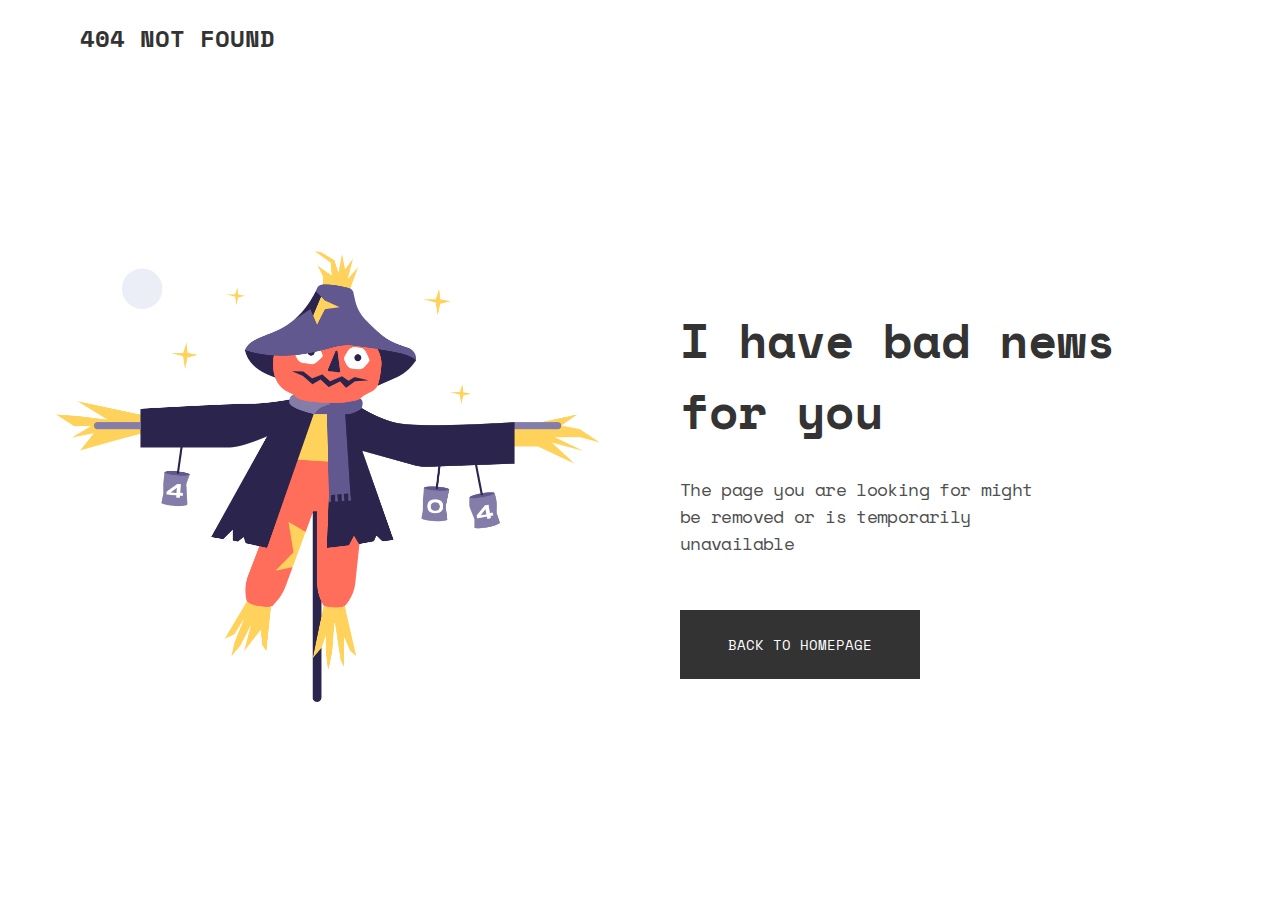
<file: 404-not-found/index.html>
<!DOCTYPE html>
<html lang="en">
  <head>
    <meta charset="utf-8" />
    <meta
      name="viewport"
      content="width=device-width, initial-scale=1,
  maximum-scale=5"
    />

    <link rel="icon" href="devchallenges.png" />

    <link
      rel="shortcut icon"
      type="image/x-icon"
      href="https://devchallenges.io/"
    />

    <link
      href="https://fonts.googleapis.com/css2?family=Space+Mono:wght@400;500;700&display=swap"
      rel="stylesheet"
    />
    <link rel="stylesheet" href="style.css" />
    <title>Devchallenges</title>
  </head>
  <body>
    <div class="container">
      <header>
        <a href="#" class="logo">404 NOT FOUND</a>
      </header>
      <main>
        <div class="hero__img">
          <img src="./Scarecrow.png" alt="Scarecrow" />
        </div>
        <div class="hero__text">
          <h1>I have bad news for you</h1>
          <p>
            The page you are looking for might be removed or is temporarily
            unavailable
          </p>
          <a href="#" class="btn">Back To Homepage</a>
        </div>
      </main>
    </div>
  </body>
</html>
</file>
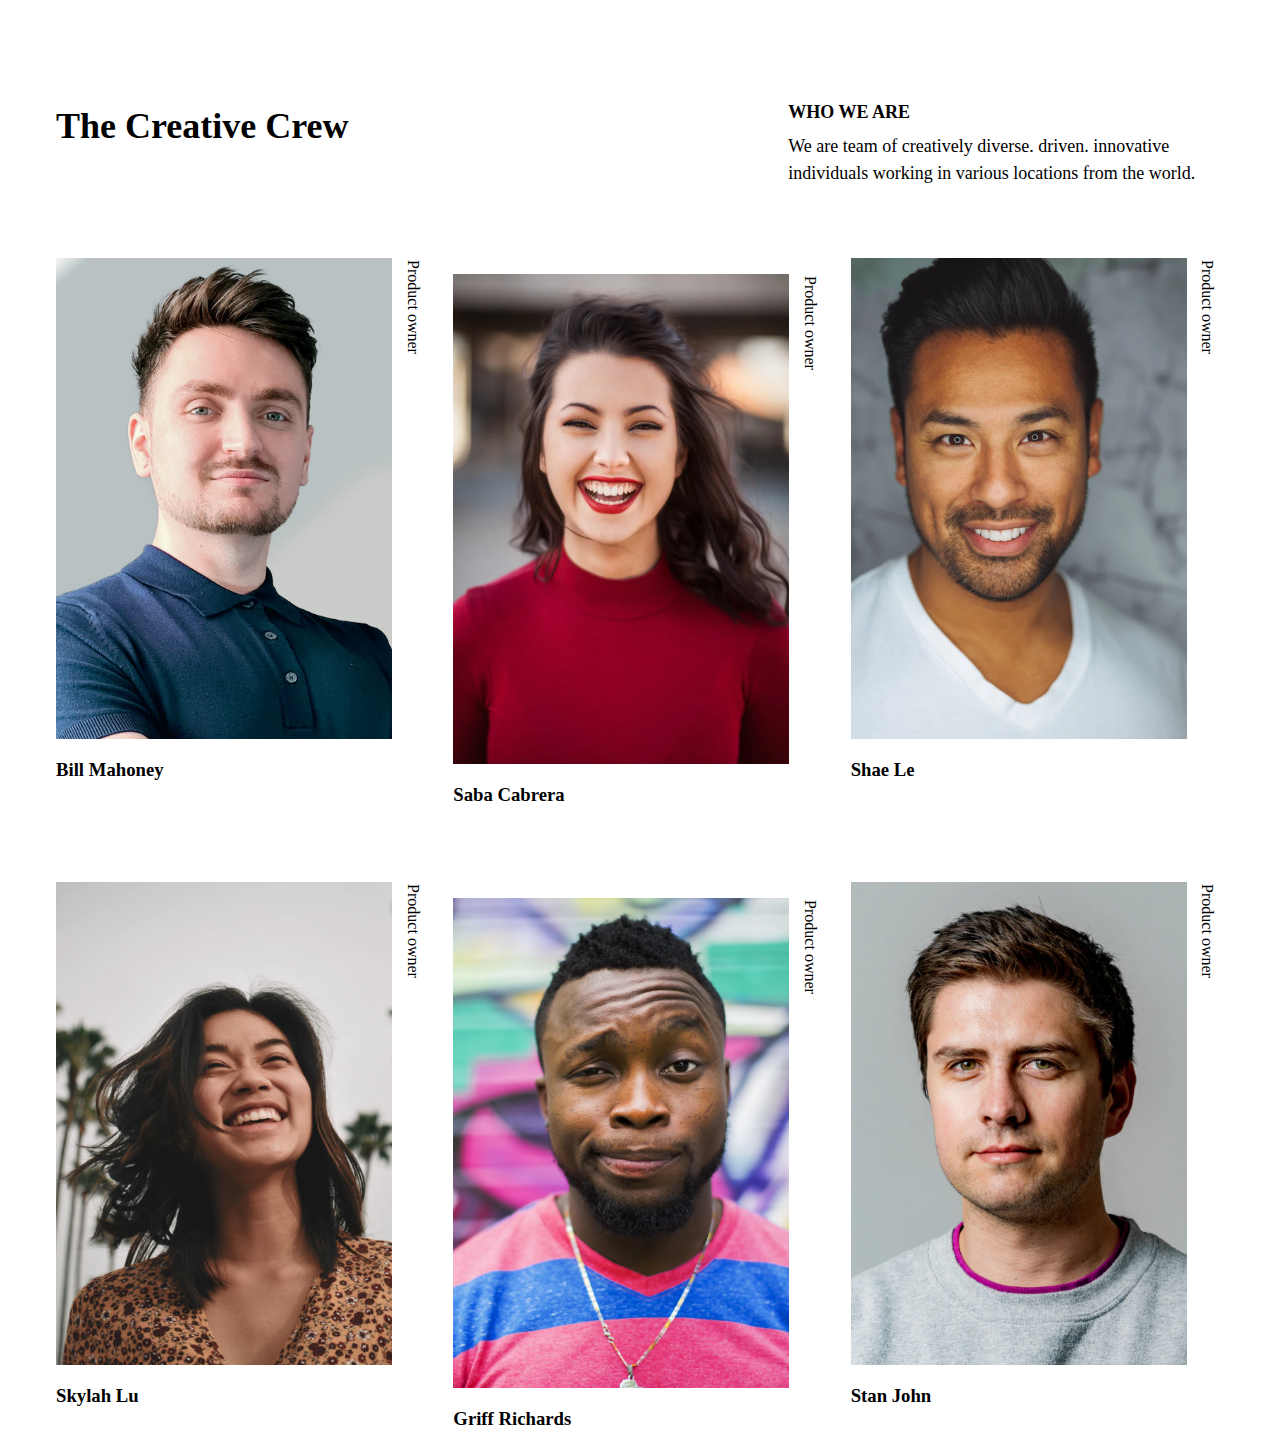
<file: my-team/index.html>
<!DOCTYPE html>
<html lang="en">
  <head>
    <meta charset="utf-8" />
    <meta
      name="viewport"
      content="width=device-width, initial-scale=1,
  maximum-scale=5"
    />

    <link rel="icon" href="devchallenges.png" />

    <link
      rel="shortcut icon"
      type="image/x-icon"
      href="https://devchallenges.io/"
    />

    <link
      href="https://fonts.googleapis.com/css2?family=PT_Serif:wght@400;500;700&display=swap"
      rel="stylesheet"
    />
    <link rel="stylesheet" href="style.css" />
    <title>My Team</title>
  </head>
  <body>
    <div class="container">
      <header>
        <h1>The Creative Crew</h1>
        <div>
          <h2>Who we are</h2>
          <p>
            We are team of creatively diverse. driven. innovative individuals
            working in various locations from the world.
          </p>
        </div>
      </header>
      <main>
        <div class="img-wrapper">
          <img src="./imgs/photo1.png" alt="Photo1" />
          <h3>Bill Mahoney</h3>
          <p class="position">Product owner</p>
        </div>
        <div class="img-wrapper">
          <img src="./imgs/photo2.png" alt="Photo2" />
          <h3>Saba Cabrera</h3>
          <p class="position">Product owner</p>
        </div>
        <div class="img-wrapper">
          <img src="./imgs/photo3.png" alt="Photo3" />
          <h3>Shae Le</h3>
          <p class="position">Product owner</p>
        </div>
        <div class="img-wrapper">
          <img src="./imgs/photo4.png" alt="Photo4" />
          <h3>Skylah Lu</h3>
          <p class="position">Product owner</p>
        </div>
        <div class="img-wrapper">
          <img src="./imgs/photo5.png" alt="Photo5" />
          <h3>Griff Richards</h3>
          <p class="position">Product owner</p>
        </div>
        <div class="img-wrapper">
          <img src="./imgs/photo6.png" alt="Photo6" />
          <h3>Stan John</h3>
          <p class="position">Product owner</p>
        </div>
      </main>
    </div>
  </body>
</html>
</file>
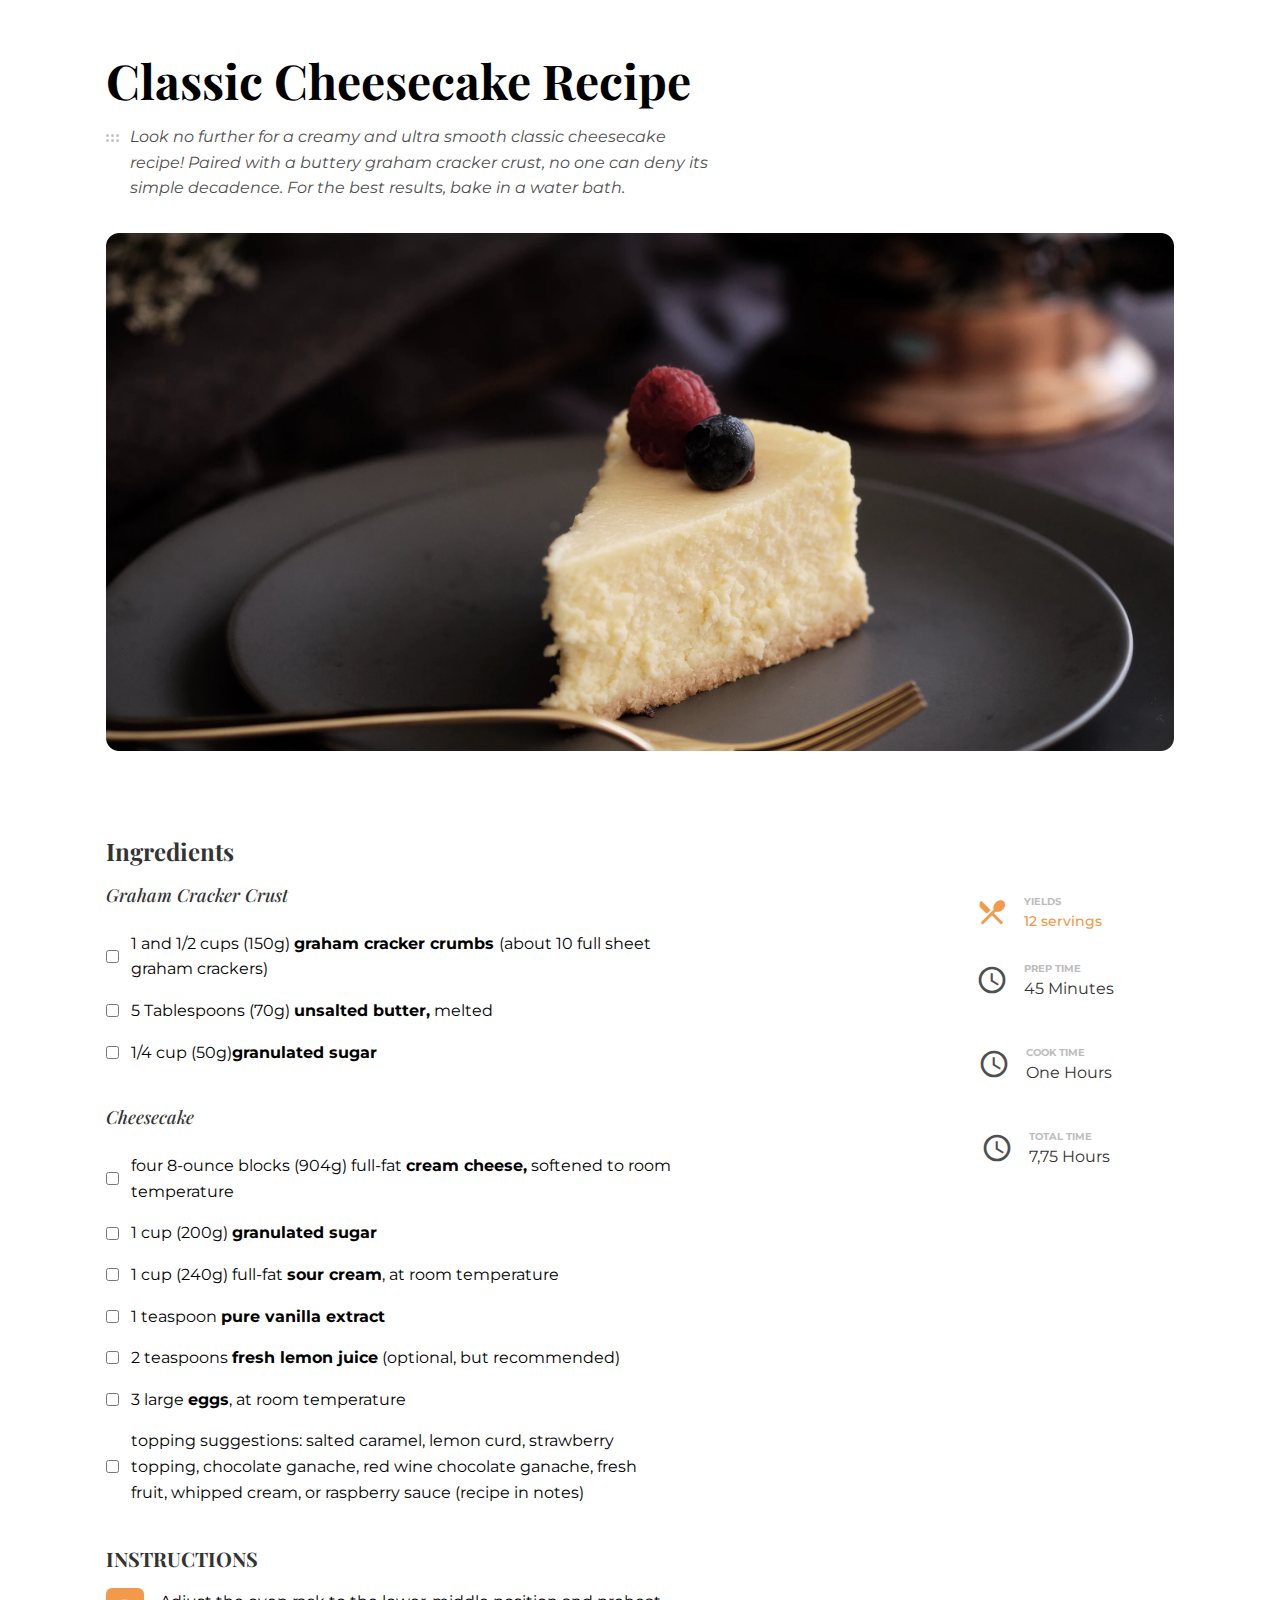
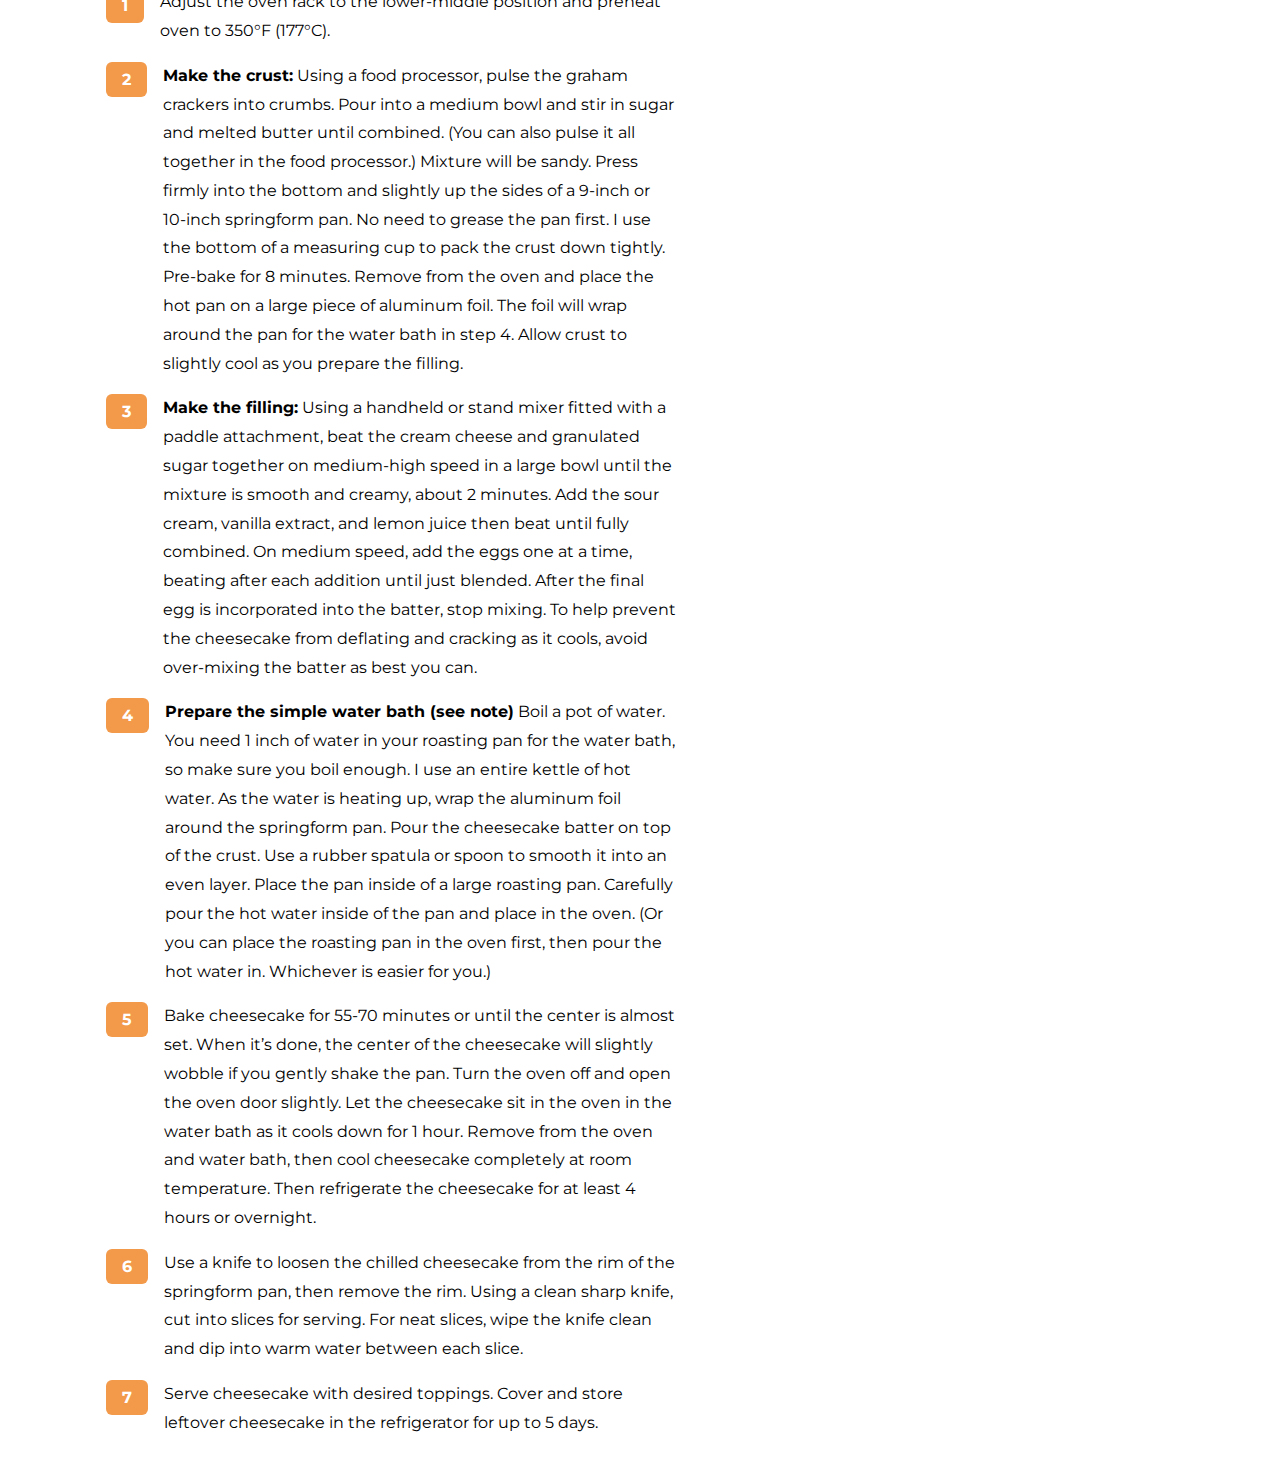
<file: recipe/index.html>
<!DOCTYPE html>
<html lang="en">
  <head>
    <meta charset="utf-8" />
    <meta
      name="viewport"
      content="width=device-width, initial-scale=1,
  maximum-scale=5"
    />

    <link rel="icon" href="devchallenges.png" />

    <link
      rel="shortcut icon"
      type="image/x-icon"
      href="https://devchallenges.io/"
    />
    <link rel="preconnect" href="https://fonts.googleapis.com" />
    <link rel="preconnect" href="https://fonts.gstatic.com" crossorigin />
    <link
      href="https://fonts.googleapis.com/css2?family=Montserrat:wght@400;500;700&family=Playfair+Display:wght@400;700&display=swap"
      rel="stylesheet"
    />
    <link
      href="https://fonts.googleapis.com/icon?family=Material+Icons"
      rel="stylesheet"
    />
    <link rel="stylesheet" href="style.css" />
    <title>Devchallenges</title>
  </head>
  <body>
    <div class="container">
      <header>
        <h1 class="header__title">Classic Cheesecake Recipe</h1>
        <p class="header__description">
          Look no further for a creamy and ultra smooth classic cheesecake
          recipe! Paired with a buttery graham cracker crust, no one can deny
          its simple decadence. For the best results, bake in a water bath.
        </p>
        <img src="./photo1.png" alt="Cheesecake" class="header__image" />
      </header>
      <main>
        <div class="mini">
          <div class="mini__header">
            <span class="material-icons icon-accent"> restaurant_menu </span>
            <div class="mini__wrapper">
              <h3 class="mini__title">YIELDS</h3>
              <p class="serving">12 servings</p>
            </div>
          </div>
          <div class="mini__header jc-b three-items">
            <div class="mini__header">
              <span class="material-icons icon-muted"> schedule </span>
              <div class="mini__wrapper">
                <h3 class="mini__title">PREP TIME</h3>
                <p class="time">45 Minutes</p>
              </div>
            </div>
            <div class="mini__header">
              <span class="material-icons icon-muted"> schedule </span>
              <div class="mini__wrapper">
                <h3 class="mini__title">COOK TIME</h3>
                <p class="time">One Hours</p>
              </div>
            </div>
            <div class="mini__header">
              <span class="material-icons icon-muted"> schedule </span>
              <div class="mini__wrapper">
                <h3 class="mini__title">TOTAL TIME</h3>
                <p class="time">7,75 Hours</p>
              </div>
            </div>
          </div>
        </div>
        <div>
          <div class="details">
            <h2 class="section-heading">Ingredients</h2>
            <div class="detail-item">
              <h3 class="item-title">Graham Cracker Crust</h3>
              <ul>
                <li>
                  <input type="checkbox" name="checkbox" />
                  <p>
                    1 and 1/2 cups (150g)
                    <span class="highlighted-text"> graham cracker crumbs </span
                    >(about 10 full sheet graham crackers)
                  </p>
                </li>
                <li>
                  <input type="checkbox" name="checkbox" />
                  <p>
                    5 Tablespoons (70g)
                    <span class="highlighted-text">unsalted butter,</span>
                    melted
                  </p>
                </li>
                <li>
                  <input type="checkbox" name="checkbox" />
                  <p>
                    1/4 cup (50g)<span class="highlighted-text"
                      >granulated sugar
                    </span>
                  </p>
                </li>
              </ul>
            </div>
          </div>
          <div class="details">
            <div class="detail-item">
              <h3 class="item-title">Cheesecake</h3>
              <ul>
                <li>
                  <input type="checkbox" name="checkbox" />
                  <p>
                    four 8-ounce blocks (904g) full-fat
                    <span class="highlighted-text"> cream cheese,</span>
                    softened to room temperature
                  </p>
                </li>
                <li>
                  <input type="checkbox" name="checkbox" />
                  <p>
                    1 cup (200g)
                    <span class="highlighted-text">granulated sugar</span>
                  </p>
                </li>
                <li>
                  <input type="checkbox" name="checkbox" />
                  <p>
                    1 cup (240g) full-fat
                    <span class="highlighted-text">sour cream</span>, at room
                    temperature
                  </p>
                </li>
                <li>
                  <input type="checkbox" name="checkbox" />
                  <p>
                    1 teaspoon
                    <span class="highlighted-text">pure vanilla extract</span>
                  </p>
                </li>
                <li>
                  <input type="checkbox" name="checkbox" />
                  <p>
                    2 teaspoons
                    <span class="highlighted-text">fresh lemon juice</span>
                    (optional, but recommended)
                  </p>
                </li>
                <li>
                  <input type="checkbox" name="checkbox" />
                  <p>
                    3 large <span class="highlighted-text">eggs</span>, at room
                    temperature
                  </p>
                </li>
                <li>
                  <input type="checkbox" name="checkbox" />
                  <p>
                    topping suggestions: salted caramel, lemon curd, strawberry
                    topping, chocolate ganache, red wine chocolate ganache,
                    fresh fruit, whipped cream, or raspberry sauce (recipe in
                    notes)
                  </p>
                </li>
              </ul>
            </div>
          </div>
          <div class="instructions">
            <h2 class="instructions-title">INSTRUCTIONS</h2>
            <div class="instructions-wrapper">
              <div class="instruction">
                <div class="count">1</div>
                <p class="instruction__description">
                  Adjust the oven rack to the lower-middle position and preheat
                  oven to 350°F (177°C).
                </p>
              </div>
              <div class="instruction">
                <div class="count">2</div>
                <p class="instruction__description">
                  <span class="highlighted-text">Make the crust:</span> Using a
                  food processor, pulse the graham crackers into crumbs. Pour
                  into a medium bowl and stir in sugar and melted butter until
                  combined. (You can also pulse it all together in the food
                  processor.) Mixture will be sandy. Press firmly into the
                  bottom and slightly up the sides of a 9-inch or 10-inch
                  springform pan. No need to grease the pan first. I use the
                  bottom of a measuring cup to pack the crust down tightly.
                  Pre-bake for 8 minutes. Remove from the oven and place the hot
                  pan on a large piece of aluminum foil. The foil will wrap
                  around the pan for the water bath in step 4. Allow crust to
                  slightly cool as you prepare the filling.
                </p>
              </div>
              <div class="instruction">
                <div class="count">3</div>
                <p class="instruction__description">
                  <span class="highlighted-text">Make the filling:</span> Using
                  a handheld or stand mixer fitted with a paddle attachment,
                  beat the cream cheese and granulated sugar together on
                  medium-high speed in a large bowl until the mixture is smooth
                  and creamy, about 2 minutes. Add the sour cream, vanilla
                  extract, and lemon juice then beat until fully combined. On
                  medium speed, add the eggs one at a time, beating after each
                  addition until just blended. After the final egg is
                  incorporated into the batter, stop mixing. To help prevent the
                  cheesecake from deflating and cracking as it cools, avoid
                  over-mixing the batter as best you can.
                </p>
              </div>
              <div class="instruction">
                <div class="count">4</div>
                <p class="instruction__description">
                  <span class="highlighted-text"
                    >Prepare the simple water bath (see note)</span
                  >
                  Boil a pot of water. You need 1 inch of water in your roasting
                  pan for the water bath, so make sure you boil enough. I use an
                  entire kettle of hot water. As the water is heating up, wrap
                  the aluminum foil around the springform pan. Pour the
                  cheesecake batter on top of the crust. Use a rubber spatula or
                  spoon to smooth it into an even layer. Place the pan inside of
                  a large roasting pan. Carefully pour the hot water inside of
                  the pan and place in the oven. (Or you can place the roasting
                  pan in the oven first, then pour the hot water in. Whichever
                  is easier for you.)
                </p>
              </div>
              <div class="instruction">
                <div class="count">5</div>
                <p class="instruction__description">
                  Bake cheesecake for 55-70 minutes or until the center is
                  almost set. When it’s done, the center of the cheesecake will
                  slightly wobble if you gently shake the pan. Turn the oven off
                  and open the oven door slightly. Let the cheesecake sit in the
                  oven in the water bath as it cools down for 1 hour. Remove
                  from the oven and water bath, then cool cheesecake completely
                  at room temperature. Then refrigerate the cheesecake for at
                  least 4 hours or overnight.
                </p>
              </div>
              <div class="instruction">
                <div class="count">6</div>
                <p class="instruction__description">
                  Use a knife to loosen the chilled cheesecake from the rim of
                  the springform pan, then remove the rim. Using a clean sharp
                  knife, cut into slices for serving. For neat slices, wipe the
                  knife clean and dip into warm water between each slice.
                </p>
              </div>
              <div class="instruction">
                <div class="count">7</div>
                <p class="instruction__description">
                  Serve cheesecake with desired toppings. Cover and store
                  leftover cheesecake in the refrigerator for up to 5 days.
                </p>
              </div>
            </div>
          </div>
        </div>
      </main>
    </div>
  </body>
</html>
</file>
<file: 404-not-found/style.css>
* {
  margin: 0;
  padding: 0;
  box-sizing: border-box;
}
html {
  font-size: 100%;
}
body {
  font-family: "Space Mono", monospace;
  font-size: 24px;
}
img {
  width: 100%;
}
h1 {
  margin: 0;
}
.container {
  max-width: 1200px;
  width: 100%;
  margin: 0 auto;
  padding: 0 1rem;
}
header {
  padding: 20px 24px;
}
.logo {
  text-decoration: none;
  color: #333333;
  font-weight: 700;
}
h1 {
  font-weight: 700;
  font-size: 48px;
  letter-spacing: -3%;
  line-height: 71px;
  margin-bottom: 30px;
  color: #333333;
}
p {
  color: #4f4f4f;
  font-size: 18px;
  line-height: 27px;
  letter-spacing: -0.035em;
  margin-bottom: 66px;
}
.btn {
  color: #fff;
  font-size: 14px;
  text-decoration: none;
  text-transform: uppercase;
  background-color: #333333;
  padding: 24px 48px;
}

@media screen and (min-width: 768px) {
  main {
    display: flex;
    align-items: center;
    gap: 5rem;
    min-height: 90vh;
  }
  main div {
    flex: 1;
  }
  p {
    width: 70%;
  }
}
</file>
<file: my-team/style.css>
*,
*::before,
*::after {
  margin: 0;
  padding: 0;
  box-sizing: border-box;
}
html {
  font-size: 100%;
}
body {
  font-family: "PT Serif", serif;
}
.container {
  max-width: 1200px;
  width: 100%;
  margin: 0 auto;
  padding: 2rem 1rem;
}
img {
  width: 90%;
}
h1 {
  font-size: 36px;
  line-height: 48px;
  margin-bottom: 38px;
}
h2 {
  font-size: 18px;
  text-transform: uppercase;
  margin-bottom: 10px;
}
header {
  padding: 70px 0;
}
header p {
  font-size: 18px;
  line-height: 27px;
  width: 90%;
}
main {
  display: grid;
  grid-template-columns: repeat(2, 1fr);
  row-gap: 92px;
  column-gap: 24px;
}
.img-wrapper {
  position: relative;
}
.img-wrapper img {
  margin-bottom: 16px;
}
.position {
  position: absolute;
  right: -30px;
  top: 50px;
  transform: rotate(90deg);
}
.img-wrapper:nth-child(even) {
  transform: translateY(2rem);
}

@media screen and (min-width: 768px) {
  header {
    display: flex;
    justify-content: space-between;
  }
  header p,
  header h2 {
    width: 55%;
    margin-left: auto;
  }
  main {
    grid-template-columns: repeat(3, 1fr);
  }
  .img-wrapper:nth-child(even) {
    transform: translateY(0);
  }
  .img-wrapper:nth-child(2),
  .img-wrapper:nth-child(5) {
    transform: translateY(1rem);
  }
  .position {
    right: -30px;
    top: 40px;
  }
}
</file>
<file: recipe/style.css>
:root {
  --main-heading-color: #000000;
  --subheading-color: #333333;
  --muted-color: #bdbdbd;
  --accent-color: #f2994a;

  --heading-font: "Playfair Display", serif;
  --body-font: "Montserrat", sans-serif;
}

*,
*::before,
*::after {
  margin: 0;
  padding: 0;
  box-sizing: border-box;
}
html {
  font-size: 100%;
}
body {
  font-family: var(--body-font);
  min-height: 100vh;
}
h1,
h2,
h3 {
  margin: 0;
}
ul {
  list-style: none;
  padding-left: 0;
}
.container {
  max-width: 1100px;
  width: 100%;
  margin: 0 auto;
  padding: 1rem;
}
header {
  padding: 2rem 0;
}
.header__title {
  font-family: var(--heading-font);
  font-size: 1.5rem;
  font-weight: 700;
  margin-bottom: 0.75rem;
}
.header__description {
  color: #4f4f4f;
  font-size: 0.75rem;
  font-style: italic;
  line-height: 1.6;
  position: relative;
  margin-left: 1.5rem;
  margin-bottom: 1rem;
}
.header__description::before {
  content: url("./6dots.svg");
  position: absolute;
  left: -1.5rem;
}
.header__image {
  width: 100%;
  object-fit: cover;
}
.material-icons {
  font-size: 2rem;
}
.icon-accent {
  color: var(--accent-color);
}
.icon-muted {
  color: #4f4f4f;
}
.mini__header {
  display: flex;
  align-items: center;
  gap: 1rem;
  margin-bottom: 2rem;
}
.mini__title {
  color: #bdbdbd;
  font-size: 10px;
  margin-bottom: 4px;
  font-weight: 700;
}
.serving {
  color: var(--accent-color);
  font-weight: 500;
  font-size: 14px;
}
.mini__info {
  display: flex;
}
.jc-b {
  justify-content: space-between;
}
.time {
  color: var(--subheading-color);
}
/* =============================== INGG ====================================*/

.section-heading {
  font-family: var(--heading-font);
  color: var(--subheading-color);
  font-weight: 700;
  font-size: 1.125rem;
  margin-bottom: 1rem;
}
.item-title {
  font-family: var(--heading-font);
  font-style: italic;
  font-weight: 500;
  font-size: 1rem;
  color: var(--subheading-color);
  margin-bottom: 1.5rem;
}
li {
  display: flex;
  align-items: center;
  gap: 0.75rem;
  font-weight: 400;
  margin-bottom: 0.5rem;
  line-height: 1.6;
}
.highlighted-text {
  font-weight: 700;
}
.detail-item {
  margin-bottom: 2.5rem;
}
.instructions-title {
  font-family: var(--heading-font);
  color: var(--subheading-color);
  font-weight: 700;
  font-size: 1.25rem;
  margin-bottom: 1rem;
}
.instruction {
  display: flex;
  align-items: flex-start;
  gap: 1rem;
  margin-bottom: 1rem;
}
.count {
  background-color: var(--accent-color);
  color: #fff;
  padding: 8px 16px;
  display: flex;
  align-items: center;
  border-radius: 6px;
  font-weight: 700;
}
.instruction__description {
  font-size: 1rem;
  line-height: 1.8;
}
@media screen and (min-width: 768px) {
  header {
    margin-bottom: 3rem;
  }
  .header__title {
    font-size: 3rem;
  }
  .header__description {
    font-size: 1rem;
    max-width: 592px;
    margin-bottom: 2rem;
  }
  main {
    display: grid;
    grid-template-columns: 1fr auto;
    gap: 15rem;
  }
  .mini {
    order: 2;
    padding: 3.75rem;
  }
  .three-items {
    flex-direction: column;
  }
  .section-heading {
    font-size: 1.5rem;
  }
  .item-title {
    font-size: 1.125rem;
  }
  li {
    font-size: 1rem;
    margin-bottom: 1rem;
  }
}
</file>
